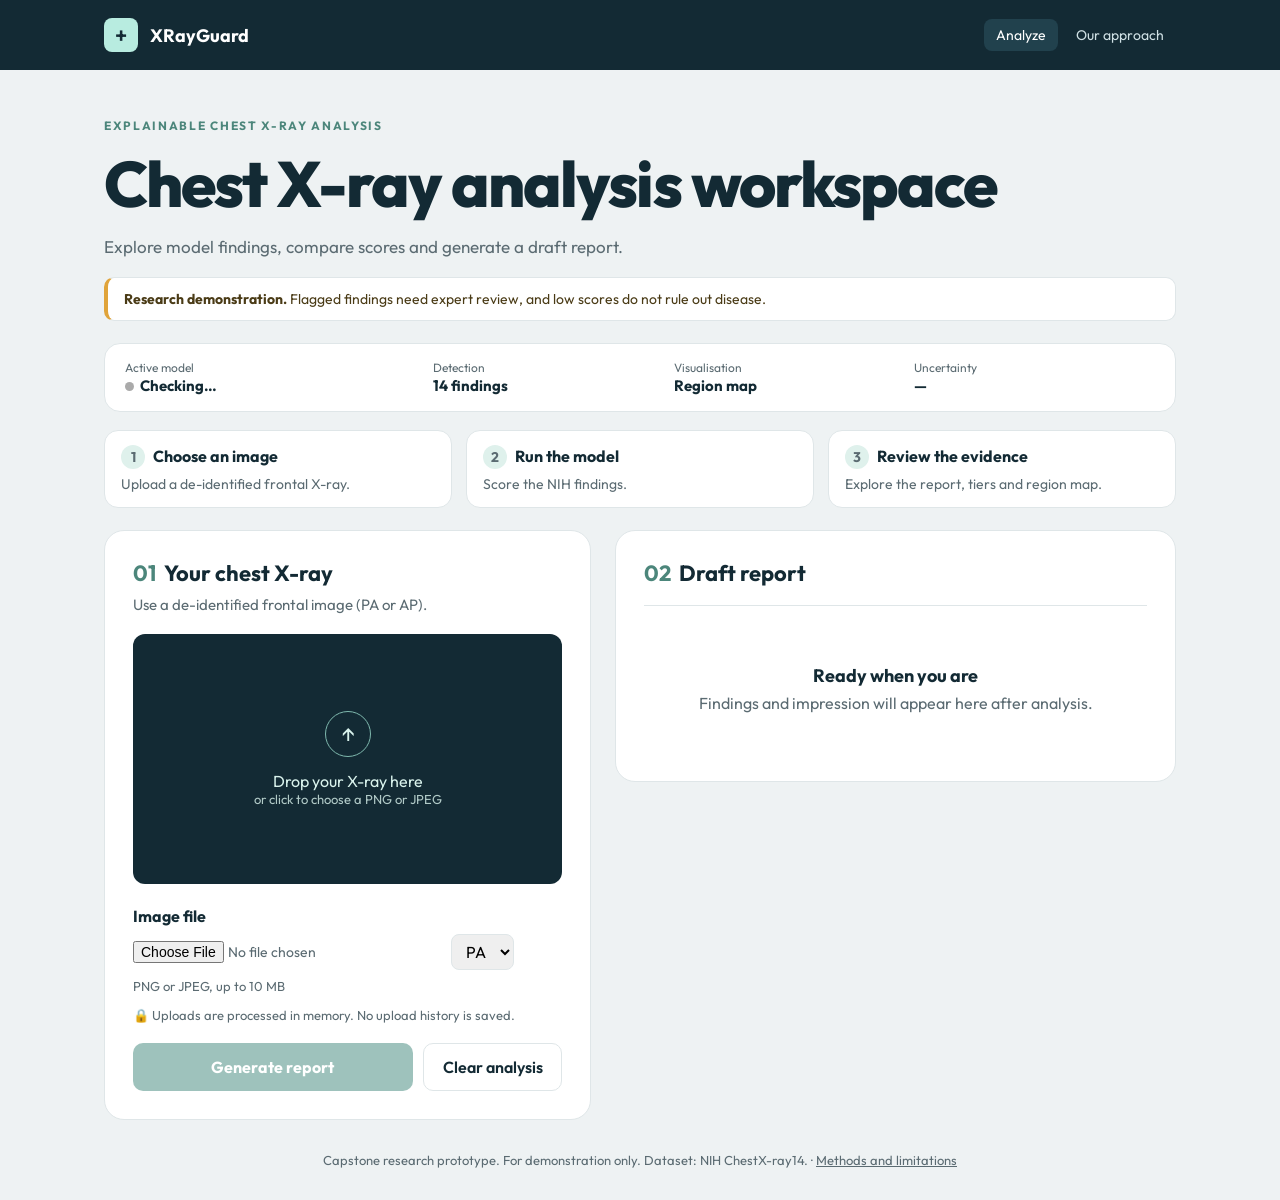
<file: render-app/static/index.html>
<!DOCTYPE html>
<html lang="en">
<head>
<meta charset="utf-8">
<meta name="viewport" content="width=device-width, initial-scale=1">
<title>XRayGuard – Chest X-ray report</title>
<link href="https://fonts.googleapis.com/css2?family=Outfit:wght@400;500;600;700;800&display=swap" rel="stylesheet">
<link href="https://fonts.googleapis.com/css2?family=Material+Symbols+Outlined:opsz,wght,FILL,GRAD@24,400,0,0" rel="stylesheet">
<style>
:root{--navy:#132a34;--teal:#5f9b90;--teal-d:#4c867b;--bg:#eef2f3;--line:#dfe6e8;--mut:#5b6b72;--hi:#c0392b;--near:#b26a00;--ok:#2e7d32}
*{box-sizing:border-box}
body{margin:0;font-family:Outfit,system-ui,sans-serif;background:var(--bg);color:var(--navy)}
.ms{font-family:'Material Symbols Outlined';font-weight:normal;font-style:normal;font-size:20px;line-height:1;vertical-align:-4px;margin-right:6px;color:var(--teal-d)}
header{background:var(--navy);color:#fff}
.bar{max-width:1120px;margin:0 auto;padding:18px 24px;display:flex;align-items:center;justify-content:space-between}
.brand{display:flex;align-items:center;gap:12px;font-weight:700;font-size:18px}
.logo{width:34px;height:34px;border-radius:8px;background:#b8ece0;color:var(--navy);display:grid;place-items:center;font-size:22px;font-weight:600}
.tag{font-size:14px;color:#dfe9ec}
main{max-width:1120px;margin:0 auto;padding:48px 24px 24px}
h1{font-size:clamp(40px,6vw,64px);font-weight:800;letter-spacing:-.03em;margin:0}
.sub{color:var(--mut);font-size:17px;margin:12px 0 32px}
.grid{display:grid;grid-template-columns:1fr 1.15fr;gap:24px;align-items:start}
@media(max-width:860px){.grid{grid-template-columns:1fr}}
.card{background:#fff;border:1px solid var(--line);border-radius:20px;padding:28px}
.card h2{margin:0;font-size:22px;font-weight:700}
.hint{color:var(--mut);margin:8px 0 20px;font-size:15px}
.drop{background:var(--navy);border-radius:12px;min-height:250px;display:flex;flex-direction:column;align-items:center;justify-content:center;color:#d9f2ec;text-align:center;cursor:pointer;overflow:hidden}
.drop.over{outline:3px dashed #8fd3c4}
.drop img{width:100%;max-height:420px;object-fit:contain;background:#000}
.circle{width:46px;height:46px;border:1.5px solid #7fb9ae;border-radius:50%;display:grid;place-items:center;font-size:22px;margin-bottom:14px}
label.l{display:block;font-weight:700;margin:22px 0 8px}
.row{display:flex;gap:12px;align-items:center;flex-wrap:wrap}
input[type=file]{font:inherit;font-size:14px;color:var(--mut)}
select{font:inherit;padding:6px 10px;border:1px solid var(--line);border-radius:8px}
.small{color:var(--mut);font-size:13px;margin-top:8px}
button.go{width:100%;margin-top:20px;padding:14px;border:0;border-radius:10px;background:var(--teal);color:#fff;font:inherit;font-weight:700;font-size:16px;cursor:pointer}
button.go:hover{background:var(--teal-d)}button.go:disabled{opacity:.6;cursor:not-allowed}
hr{border:0;border-top:1px solid var(--line);margin:18px 0}
.empty{color:var(--mut);font-size:16px}
.blk{border:1px solid var(--line);border-radius:12px;padding:16px 18px;margin-bottom:14px}
.blk h3{margin:0 0 8px;font-size:16px;font-weight:700;display:flex;align-items:center}
.txt{font-size:15px;line-height:1.6;color:#22363e}
.score{display:grid;grid-template-columns:150px 1fr 56px;gap:10px;align-items:center;font-size:14px;margin:7px 0}
.track{height:10px;background:#eef2f3;border-radius:5px;overflow:hidden}
.fill{height:100%;border-radius:5px}
.pct{text-align:right;font-variant-numeric:tabular-nums;font-weight:600}
.heatwrap{position:relative;border-radius:10px;overflow:hidden;background:#000}
.heatwrap img{width:100%;display:block}
.heatwrap canvas{position:absolute;inset:0;width:100%;height:100%}
.tier{margin:6px 0 12px}.tier b{display:block;font-size:13px;color:var(--mut);margin-bottom:6px;font-weight:600}
.chip{display:inline-block;font-size:13px;padding:4px 10px;border-radius:99px;margin:0 6px 6px 0}
.chip.hi{background:#fdecea;color:var(--hi)}.chip.near{background:#fff4e0;color:var(--near)}.chip.none{background:#edf7ee;color:var(--ok)}
.meta{display:flex;justify-content:space-between;color:var(--mut);font-size:13px;margin:4px 0 14px;flex-wrap:wrap;gap:6px}
.actions{display:flex;gap:10px;flex-wrap:wrap}
.act{display:inline-flex;align-items:center;border:1px solid var(--line);background:#fff;border-radius:10px;padding:9px 14px;font:inherit;font-size:14px;cursor:pointer;color:var(--navy)}
.act:hover{background:#f4f7f8}.act .ms{margin-right:6px}
.warn{display:flex;gap:10px;background:#fff7e6;border:1px solid #f3d9a4;color:#6f4500;border-radius:12px;padding:14px 16px;font-size:14px;line-height:1.5;margin-top:24px}
.warn .ms{color:#b26a00}
.err{background:#fdecea;color:#8e1c1c;border-radius:10px;padding:12px;font-size:14px;margin-top:14px;display:none}
.spin{display:inline-block;width:16px;height:16px;border:2px solid #fff;border-right-color:transparent;border-radius:50%;animation:s .8s linear infinite;vertical-align:-3px;margin-right:8px}
.spin.dark{border-color:var(--teal);border-right-color:transparent}
@keyframes s{to{transform:rotate(360deg)}}
nav.links{display:flex;gap:6px}nav.links a{color:#cfe0e4;text-decoration:none;font-size:14px;padding:7px 12px;border-radius:8px}
nav.links a.on,nav.links a:hover{background:#21414d;color:#fff}
.eyebrow{font-size:12px;letter-spacing:.14em;color:var(--teal-d);font-weight:700;margin-bottom:10px}
.disc{background:#fff;border:1px solid var(--line);border-left:4px solid #e0a43a;border-radius:10px;padding:12px 16px;font-size:14px;color:#4a3b16;margin:-12px 0 22px}
.status{display:grid;grid-template-columns:1.3fr repeat(3,1fr) auto;gap:14px;align-items:center;background:#fff;border:1px solid var(--line);border-radius:16px;padding:16px 20px;margin-bottom:18px}
@media(max-width:860px){.status{grid-template-columns:1fr 1fr}}
.status small{display:block;color:var(--mut);font-size:12px}.status b{font-size:15px}
.dot{display:inline-block;width:9px;height:9px;border-radius:50%;background:#aaa;margin-right:6px}.dot.ok{background:#2e9d5b}.dot.bad{background:#c0392b}
.status a{color:var(--teal-d);font-weight:600;font-size:14px;text-decoration:none}
.steps3{display:grid;grid-template-columns:repeat(3,1fr);gap:14px;margin-bottom:22px}
@media(max-width:860px){.steps3{grid-template-columns:1fr}}
.st{background:#fff;border:1px solid var(--line);border-radius:14px;padding:14px 16px}.st b{display:block;margin-bottom:4px}.st span{color:var(--mut);font-size:14px}
.num{display:inline-grid;place-items:center;width:24px;height:24px;border-radius:50%;background:#dff1ec;color:var(--teal-d);font-size:13px;font-weight:700;margin-right:8px}
.secno{color:var(--teal-d);font-weight:700;margin-right:8px}
.priv{font-size:13px;color:var(--mut);margin-top:6px}
.btns{display:grid;grid-template-columns:2fr 1fr;gap:10px;margin-top:20px}.btns .go{margin:0}
button.clear{border:1px solid var(--line);background:#fff;border-radius:10px;font:inherit;font-weight:600;cursor:pointer;color:var(--navy)}
.ready{text-align:center;padding:40px 10px;color:var(--mut)}.ready b{display:block;color:var(--navy);font-size:18px;margin-bottom:6px}
.view{display:none}.view.on{display:block}
.ev h2{font-size:26px;margin:0 0 6px}.ev .lead{color:var(--mut);margin:0 0 22px}
.kpis{display:grid;grid-template-columns:repeat(4,1fr);gap:14px;margin-bottom:20px}@media(max-width:860px){.kpis{grid-template-columns:1fr 1fr}}
.kp{background:#fff;border:1px solid var(--line);border-radius:14px;padding:16px}.kp small{color:var(--mut);font-size:13px}.kp b{display:block;font-size:28px;margin-top:4px}.kp i{font-style:normal;font-size:12px;color:var(--mut)}
.tbl{width:100%;border-collapse:collapse;font-size:14px;background:#fff}.tbl th{text-align:left;color:var(--mut);font-weight:600;border-bottom:1px solid var(--line);padding:9px}.tbl td{padding:9px;border-bottom:1px solid #f0f3f4}.tbl tr.us td{font-weight:700;background:#f2faf7}
.sect{background:#fff;border:1px solid var(--line);border-radius:16px;padding:22px;margin-bottom:18px}.sect h3{margin:0 0 4px;font-size:19px}.sect p.n{color:var(--mut);font-size:14px;margin:4px 0 14px}
.pipe{counter-reset:p;list-style:none;padding:0;margin:0}.pipe li{position:relative;padding:12px 0 12px 46px;border-bottom:1px solid #f0f3f4}.pipe li:before{counter-increment:p;content:counter(p);position:absolute;left:0;top:12px;width:30px;height:30px;border-radius:50%;background:#dff1ec;color:var(--teal-d);display:grid;place-items:center;font-weight:700}
.pipe b{display:block}.pipe span{color:var(--mut);font-size:14px}
.three{display:grid;grid-template-columns:repeat(3,1fr);gap:14px}@media(max-width:860px){.three{grid-template-columns:1fr}}
.tag2{font-size:11px;font-weight:700;padding:2px 8px;border-radius:99px;margin-left:6px}.t-ok{background:#e6f5ec;color:#1e7a43}.t-part{background:#fff4e0;color:#9a5a00}.t-no{background:#fdecea;color:#a12a20}
.cv{border:2px solid #cfe5df;background:#f7fbfa;border-radius:14px;padding:18px;margin-top:16px}
.cv h3{margin:0 0 4px;font-size:17px;display:flex;align-items:center}.cv p.n{color:var(--mut);font-size:13px;margin:0 0 12px}
.fv{display:grid;grid-template-columns:1fr auto;gap:8px;align-items:center;padding:6px 0;border-bottom:1px solid #e6efed;font-size:14px}
.seg{display:inline-flex;border:1px solid var(--line);border-radius:8px;overflow:hidden}.seg button{border:0;background:#fff;padding:5px 10px;font:inherit;font-size:13px;cursor:pointer}
.seg button.on.a{background:#2e7d32;color:#fff}.seg button.on.d{background:#c0392b;color:#fff}.seg button.on.u{background:#b26a00;color:#fff}
.cv label{display:block;font-weight:600;font-size:14px;margin:14px 0 6px}
.cv textarea,.cv input[type=text]{width:100%;font:inherit;font-size:14px;border:1px solid var(--line);border-radius:8px;padding:8px 10px}
.cv textarea{min-height:90px}.two{display:grid;grid-template-columns:1fr 1fr;gap:10px}
.ovr{display:flex;gap:8px;flex-wrap:wrap}.ovr label{font-weight:500;margin:0;border:1px solid var(--line);border-radius:8px;padding:6px 10px;background:#fff;cursor:pointer}
.ovr input{margin-right:6px}
.sign{display:flex;gap:8px;align-items:flex-start;font-size:13px;margin:14px 0 4px}
.signed{background:#e6f5ec;border:1px solid #bfe3cc;color:#1e6b3a;border-radius:10px;padding:12px 14px;font-size:14px;margin-top:12px}
.stat{display:grid;grid-template-columns:repeat(4,1fr);gap:12px;margin-bottom:14px}@media(max-width:860px){.stat{grid-template-columns:1fr 1fr}}
.take{background:#f2faf7;border:1px solid #cfe5df;border-left:5px solid var(--teal);border-radius:12px;padding:14px 16px;margin-bottom:14px}
.take h3{margin:0 0 6px;font-size:16px;display:flex;align-items:center}.take ul{margin:4px 0 0;padding-left:18px;font-size:14px;line-height:1.6}
.take.amber{background:#fffaf0;border-color:#f3dfb4;border-left-color:#d9822b}
.sumrow{display:grid;grid-template-columns:170px 1fr;gap:16px;align-items:center}@media(max-width:600px){.sumrow{grid-template-columns:1fr}}
.svgc svg{width:100%;height:auto;display:block}.svgc text{font-family:Outfit,system-ui,sans-serif}
.cap{font-size:13px;color:var(--mut);margin:6px 0 0}
.charts2{display:grid;grid-template-columns:1fr 1fr;gap:18px}@media(max-width:860px){.charts2{grid-template-columns:1fr}}
.legend2{display:flex;gap:14px;flex-wrap:wrap;font-size:12px;color:var(--mut);margin:4px 0 6px}.legend2 i{display:inline-block;width:10px;height:10px;border-radius:2px;margin-right:5px;vertical-align:-1px}
.th{font-size:15px;margin:20px 0 8px;color:var(--ink,#132a34)}.tbl.mt{font-size:14px}.tbl.mt td,.tbl.mt th{padding:7px 6px}.tbl.mt th{white-space:normal;vertical-align:bottom;line-height:1.25}.tbl.mt td,.tbl.mt th{white-space:nowrap}.tbl.mt td:not(:first-child),.tbl.mt th:not(:first-child){text-align:right}.tbl.t1 td:nth-child(2),.tbl.t1 th:nth-child(2){text-align:left}.tbl.t1 td:first-child{color:var(--mut);width:36px}
footer{text-align:center;color:var(--mut);font-size:13px;padding:8px 24px 32px}
</style>
</head>
<body>
<header><div class="bar"><div class="brand"><div class="logo">+</div>XRayGuard</div><nav class="links"><a href="#analyze" id="nA" class="on">Analyze</a><a href="#approach" id="nP">Our approach</a></nav></div></header>
<main>
<div class="view on" id="vA">
  <div class="eyebrow">EXPLAINABLE CHEST X-RAY ANALYSIS</div>
  <h1>Chest X-ray analysis workspace</h1>
  <p class="sub">Explore model findings, compare scores and generate a draft report.</p>
  <div class="disc"><b>Research demonstration.</b> Flagged findings need expert review, and low scores do not rule out disease.</div>
  <div class="status">
    <div><small>Active model</small><b><span class="dot" id="sDot"></span><span id="sTxt">Checking…</span></b></div>
    <div><small>Detection</small><b>14 findings</b></div>
    <div><small>Visualisation</small><b>Region map</b></div>
    <div><small>Uncertainty</small><b id="sUnc">—</b></div>
  </div>
  <div class="steps3">
    <div class="st"><b><span class="num">1</span>Choose an image</b><span>Upload a de-identified frontal X-ray.</span></div>
    <div class="st"><b><span class="num">2</span>Run the model</b><span>Score the NIH findings.</span></div>
    <div class="st"><b><span class="num">3</span>Review the evidence</b><span>Explore the report, tiers and region map.</span></div>
  </div>
  <div class="grid">
    <section class="card">
      <h2><span class="secno">01</span>Your chest X-ray</h2>
      <p class="hint">Use a de-identified frontal image (PA or AP).</p>
      <div class="drop" id="drop"><div class="circle">↑</div>Drop your X-ray here<br><span style="font-size:13px;opacity:.8">or click to choose a PNG or JPEG</span></div>
      <label class="l" for="file">Image file</label>
      <div class="row"><input type="file" id="file" accept="image/png,image/jpeg">
        <select id="view" aria-label="View position"><option>PA</option><option>AP</option></select></div>
      <p class="small">PNG or JPEG, up to 10 MB</p>
      <p class="priv">🔒 Uploads are processed in memory. No upload history is saved.</p>
      <div class="btns"><button class="go" id="go" disabled>Generate report</button><button class="clear" id="clr">Clear analysis</button></div>
      <div class="err" id="err"></div>
    </section>
    <section class="card">
      <h2><span class="secno">02</span>Draft report</h2>
      <hr>
      <div id="out"><div class="ready"><b>Ready when you are</b>Findings and impression will appear here after analysis.</div></div>
    </section>
  </div>
</div>

<div class="view ev" id="vP">
  <div class="eyebrow">PROJECT CONTRIBUTION</div>
  <h2>Reports that can be traced to model evidence</h2>
  <p class="lead">XRayGuard is an auditable workflow: the image model supplies evidence, templates turn it into sentences, and rules check the wording. The individual methods are established; the contribution is integrating them so every sentence can be traced and checked.</p>
  <div class="sect"><h3>The analysis pipeline</h3><ol class="pipe">
    <li><b>Image classification</b><span>DenseNet-121 (ImageNet-pretrained) scores 14 NIH findings, fine-tuned on a patient-separated NIH subset.</span></li>
    <li><b>Validation-derived thresholds</b><span>Per-finding temperature scaling and two thresholds decide whether a finding is stated, hedged or omitted. Precision is targeted on validation, not guaranteed on test.</span></li>
    <li><b>Prediction variability</b><span>30 MC-dropout samples on the classifier head; unstable predictions are downgraded from "present" to "possible".</span></li>
    <li><b>Visual evidence</b><span>Class activation maps give approximate side and zone. No segmentation and no size or severity measurement.</span></li>
    <li><b>Structured reporting</b><span>Deterministic templates or a constrained writer that sees only the evidence table; no confident negatives for sub-threshold findings.</span></li>
    <li><b>Consistency verification</b><span>A rule checker flags unsupported or overconfident statements, contradictions, laterality mismatches, sizes, prior-study references and devices, then corrects the draft.</span></li></ol></div>
  <div class="sect"><h3>Our model's results</h3>
    <p class="n">DenseNet-121 trained on a 10,000-image NIH ChestX-ray14 subset and tested on 1,000 held-out images from 1,000 patients. Mean test AUROC <b>0.819</b> (95% CI 0.798–0.836). Findings are sorted by AUROC; accuracy, MSE, precision, recall and F1 use reporting thresholds chosen on the validation set.</p>
    <div style="overflow-x:auto"><table class="tbl mt"><tr><th>Finding</th><th>AUROC</th><th>Accuracy</th><th>MSE</th><th>Precision</th><th>Recall</th><th>F1</th></tr><tr><td>Effusion</td><td>0.930</td><td>89.8%</td><td>0.102</td><td>38.7%</td><td>78.6%</td><td>0.519</td></tr><tr><td>Cardiomegaly</td><td>0.895</td><td>95.7%</td><td>0.043</td><td>44.1%</td><td>38.5%</td><td>0.411</td></tr><tr><td>Pneumonia</td><td>0.894</td><td>95.9%</td><td>0.041</td><td>11.4%</td><td>28.6%</td><td>0.163</td></tr><tr><td>Edema</td><td>0.880</td><td>97.0%</td><td>0.030</td><td>4.5%</td><td>10.0%</td><td>0.063</td></tr><tr><td>Hernia</td><td>0.869</td><td>99.6%</td><td>0.004</td><td>0.0%</td><td>0.0%</td><td>0.000</td></tr><tr><td>Pneumothorax</td><td>0.856</td><td>94.6%</td><td>0.054</td><td>29.2%</td><td>41.2%</td><td>0.341</td></tr><tr><td>Emphysema</td><td>0.855</td><td>94.9%</td><td>0.051</td><td>17.6%</td><td>50.0%</td><td>0.261</td></tr><tr><td>Mass</td><td>0.825</td><td>87.1%</td><td>0.129</td><td>13.0%</td><td>53.1%</td><td>0.209</td></tr><tr><td>Atelectasis</td><td>0.817</td><td>81.5%</td><td>0.185</td><td>22.8%</td><td>55.0%</td><td>0.322</td></tr><tr><td>Consolidation</td><td>0.798</td><td>93.2%</td><td>0.068</td><td>5.9%</td><td>13.0%</td><td>0.081</td></tr><tr><td>Fibrosis</td><td>0.785</td><td>95.0%</td><td>0.050</td><td>14.3%</td><td>30.0%</td><td>0.194</td></tr><tr><td>Pleural Thickening</td><td>0.771</td><td>90.1%</td><td>0.099</td><td>9.1%</td><td>29.6%</td><td>0.139</td></tr><tr><td>Nodule</td><td>0.705</td><td>86.9%</td><td>0.131</td><td>13.3%</td><td>31.2%</td><td>0.186</td></tr><tr><td>Infiltration</td><td>0.586</td><td>40.9%</td><td>0.591</td><td>8.9%</td><td>66.3%</td><td>0.157</td></tr><tr class="us"><td>Overall (mean)</td><td>0.819</td><td>88.7%</td><td>0.113</td><td>16.6%</td><td>37.5%</td><td>0.218</td></tr></table></div>
    <p class="cap">MSE is the mean squared error of the thresholded (0/1) predictions, (FP + FN) / 1,000 per finding — lower is better. Hernia has only 1 positive test case, so its scores are not reliable.</p>
  </div>
  <div class="sect"><h3>Position within related work</h3><p class="n">Design-choice comparison, not a benchmark.</p>
    <table class="tbl"><tr><th>Work</th><th>Approach</th><th>Traceable to evidence</th><th>Rule verification</th></tr>
    <tr><td>R2Gen (EMNLP 2020)</td><td>Memory-driven Transformer generator</td><td>No</td><td>No</td></tr>
    <tr><td>Region-guided generation (CVPR 2023)</td><td>One sentence per detected region</td><td>Partly</td><td>No</td></tr>
    <tr><td>CXR-Agent (2024 preprint)</td><td>VLM probes with uncertainty-aware reporting</td><td>Partly</td><td>No</td></tr>
    <tr class="us"><td>XRayGuard (ours)</td><td>Calibrated evidence → template/LLM → verifier</td><td>Yes</td><td>Yes</td></tr></table></div>
  <div class="sect"><h3>Three forms of evidence</h3><div class="three">
    <div class="st"><b>Wording consistency <span class="tag2 t-ok">Addressed</span></b><span>Verifier + error-injection stress test.</span></div>
    <div class="st"><b>Label-based performance <span class="tag2 t-part">Measured</span></b><span>AUROC, precision, recall and report-label metrics on held-out patients.</span></div>
    <div class="st"><b>Clinical correctness <span class="tag2 t-part">In progress</span></b><span>Radiologist sign-off workflow built into the Analyze page.</span></div></div></div>
  <div class="sect"><h3>Scope and responsible interpretation</h3><ul class="log">
    <li>Expects frontal PNG/JPEG chest X-rays.</li><li>NIH labels are mined from reports and contain noise.</li><li>Rare findings have few test examples.</li>
    <li>Localisation, external-hospital and LLM-comparison experiments are incomplete.</li><li>On this demo page, image scores come from an AI vision model following the XRayGuard pipeline, not from the trained DenseNet.</li>
    <li>Outputs are research drafts that need validation before any clinical use.</li></ul></div>
  <div class="sect"><h3>Method references</h3><ul class="log">
    <li>Wang et al., ChestX-ray8, CVPR 2017</li><li>Huang et al., Densely Connected Convolutional Networks, CVPR 2017</li>
    <li>Guo et al., On Calibration of Modern Neural Networks, ICML 2017</li><li>Gal &amp; Ghahramani, Dropout as a Bayesian Approximation, ICML 2016</li></ul></div>
</div>
</main>
<footer>Capstone research prototype. For demonstration only. Dataset: NIH ChestX-ray14. · <a href="#approach" style="color:inherit">Methods and limitations</a></footer>
<script>
const FINDINGS = ["Atelectasis", "Cardiomegaly", "Effusion", "Infiltration", "Mass", "Nodule", "Pneumonia", "Pneumothorax", "Consolidation", "Edema", "Emphysema", "Fibrosis", "Pleural Thickening", "Hernia"];
const THRESH = 0.50, NEAR = 0.30;
const STANDALONE = !(window.claude && typeof window.claude.use === 'function');
function toB64(b) { return new Promise((ok, no) => { const r = new FileReader(); r.onload = () => ok(String(r.result).split(',')[1]); r.onerror = no; r.readAsDataURL(b); }); }
function makeSample() {
  const call = async (prompt, opts = {}) => {
    const images = [];
    for (const b of opts.images || []) images.push(await toB64(b));
    const res = await fetch('/api/score', { method: 'POST', headers: { 'Content-Type': 'application/json' }, body: JSON.stringify({ images, findings: FINDINGS }) });
    if (!res.ok) { const j = await res.json().catch(() => ({})); throw { code: res.status === 429 ? 'rate_limited' : 'server', message: j.detail || ('Server error ' + res.status) }; }
    return res.json();
  };
  const f = async (p, o) => (await call(p, o)).text;
  f.json = async (p, o) => { const { text } = await call(p, o); const m = text.match(/\{[\s\S]*\}/); return JSON.parse(m ? m[0] : text); };
  return f;
}
function makeDownloads() {
  return { save: async ({ filename, data }) => { const a = document.createElement('a'); a.href = URL.createObjectURL(new Blob([data], { type: 'text/plain' })); a.download = filename; document.body.appendChild(a); a.click(); a.remove(); } };
}

const $ = id => document.getElementById(id);
const esc = s => String(s ?? '').replace(/[&<>"]/g, c => ({'&':'&amp;','<':'&lt;','>':'&gt;','"':'&quot;'}[c]));
let blob = null, imgURL = null, sample = null, downloads = null, last = null;
(async () => {
  sample = STANDALONE ? makeSample() : await claude.use('sample').catch(() => null);
  if (!sample) showErr('AI analysis is not available.');
  if (blob) $('go').disabled = !sample;
})();
(async () => { downloads = STANDALONE ? makeDownloads() : await claude.use('downloads').catch(() => null); })();

async function pick(f) {
  $('err').style.display = 'none';
  if (!f) return;
  if (!/^image\/(png|jpeg)$/.test(f.type)) return showErr('Please choose a PNG or JPEG image.');
  if (f.size > 10 * 1024 * 1024) return showErr('Image is larger than 10 MB.');
  const img = await createImageBitmap(f); const s = Math.min(1, 1024 / Math.max(img.width, img.height));
  const c = document.createElement('canvas'); c.width = img.width * s; c.height = img.height * s;
  c.getContext('2d').drawImage(img, 0, 0, c.width, c.height);
  blob = await new Promise(r => c.toBlob(r, 'image/jpeg', 0.92));
  imgURL = URL.createObjectURL(blob);
  $('drop').innerHTML = `<img src="${imgURL}" alt="Uploaded chest X-ray">`;
  $('go').disabled = !sample;
}
function showErr(m) { $('err').textContent = m; $('err').style.display = 'block'; }
$('file').onchange = e => pick(e.target.files[0]);
$('drop').onclick = () => $('file').click();
$('drop').ondragover = e => { e.preventDefault(); $('drop').classList.add('over'); };
$('drop').ondragleave = () => $('drop').classList.remove('over');
$('drop').ondrop = e => { e.preventDefault(); $('drop').classList.remove('over'); pick(e.dataTransfer.files[0]); };

$('go').onclick = async () => {
  if (!blob || !sample) return;
  $('go').disabled = true; $('go').innerHTML = '<span class="spin"></span>Generating…'; $('err').style.display = 'none';
  $('out').innerHTML = '<p class="empty"><span class="spin dark"></span>Analysing the image…</p>';
  const t0 = performance.now();
  try {
    const ev = await sample.json(
`You are scoring a chest radiograph for a research prototype. Look at the attached image and output ONLY JSON.
First decide if it is a frontal chest radiograph. Then give a score from 0 to 1 for how strongly each finding is visible: ${FINDINGS.join(', ')}.
Be conservative: most findings are absent on most films, so most scores should be low. For any finding scored 0.3 or higher, give the region where it is visible as a box in image coordinates (fractions 0-1 of width and height: x, y, w, h).
JSON shape: {"is_chest_xray":bool,"scores":[{"name":string,"score":number,"box":{"x":number,"y":number,"w":number,"h":number}|null}]}`,
      { images: [blob], modelTier: 'complex' });
    if (!ev.is_chest_xray) { $('out').innerHTML = '<p class="empty">This does not look like a frontal chest X-ray. Please upload a chest radiograph.</p>'; return; }
    const sc = FINDINGS.map(n => { const f = (ev.scores || []).find(x => x.name.toLowerCase() === n.toLowerCase()) || {};
      return { name: n, score: Math.max(0, Math.min(1, +f.score || 0)), box: f.box || null }; }).sort((a, b) => b.score - a.score);
    render(sc, performance.now() - t0);
  } catch (e) {
    $('out').innerHTML = '<p class="empty">Upload an X-ray and click <b>Generate report</b>.</p>';
    showErr(e.code === 'rate_limited' ? 'Too many requests — wait a minute and try again.' : e.code === 'not_granted' ? 'Permission to analyse the image was not granted.' : 'Something went wrong: ' + (e.message || e));
  } finally { $('go').disabled = false; $('go').textContent = 'Generate report'; }
};

const pct = v => (v * 100).toFixed(1) + '%';
const C = { hi: '#c0392b', near: '#d9822b', low: '#5f9b90', grey: '#9aa5b1', blue: '#2b5c8a', green: '#2e7d32', ink: '#132a34', mut: '#5b6b72', grid: '#e6ecee' };
function hbars(rows, o = {}) {
  const max = o.max || 1, W = 640, L = o.label || 170, R = 56, rh = 26, top = 18, H = top + rows.length * rh + 22, x = v => L + (W - L - R) * Math.min(v, max) / max;
  let g = `<svg viewBox="0 0 ${W} ${H}" role="img" aria-label="${esc(o.title || 'bar chart')}">`;
  for (const t of (o.ticks || [0, .25, .5, .75, 1].map(v => v * max))) g += `<line x1="${x(t)}" x2="${x(t)}" y1="${top - 6}" y2="${H - 20}" stroke="${C.grid}"/><text x="${x(t)}" y="${H - 6}" font-size="11" fill="${C.mut}" text-anchor="middle">${o.tickFmt ? o.tickFmt(t) : t}</text>`;
  rows.forEach((r, i) => { const y = top + i * rh;
    g += `<text x="${L - 8}" y="${y + 16}" font-size="13" fill="${C.ink}" text-anchor="end"${r.bold ? ' font-weight="700"' : ''}>${esc(r.label)}</text>
      <rect x="${L}" y="${y + 4}" width="${Math.max(2, x(r.value) - L)}" height="16" rx="4" fill="${r.color || C.blue}"/>
      <text x="${x(r.value) + 6}" y="${y + 16}" font-size="12" font-weight="600" fill="${C.ink}">${o.fmt ? o.fmt(r.value) : r.value}</text>`; });
  for (const l of o.lines || []) g += `<line x1="${x(l.v)}" x2="${x(l.v)}" y1="${top - 10}" y2="${H - 20}" stroke="${l.color || C.ink}" stroke-dasharray="5 4" stroke-width="1.5"/><text x="${x(l.v) + 4}" y="${top - 2}" font-size="11" fill="${l.color || C.ink}">${esc(l.label)}</text>`;
  return g + '</svg>';
}
function vgroups(groups, series, o = {}) {
  const max = o.max || 1, W = 640, H = 270, L = 44, B = 52, T = 20, gw = (W - L - 10) / groups.length, bw = Math.min(34, (gw - 18) / series.length), y = v => T + (H - T - B) * (1 - Math.min(v, max) / max);
  let g = `<svg viewBox="0 0 ${W} ${H}" role="img" aria-label="${esc(o.title || 'chart')}">`;
  for (let t = 0; t <= 4; t++) { const v = max * t / 4; g += `<line x1="${L}" x2="${W - 6}" y1="${y(v)}" y2="${y(v)}" stroke="${C.grid}"/><text x="${L - 6}" y="${y(v) + 4}" font-size="11" fill="${C.mut}" text-anchor="end">${o.tickFmt ? o.tickFmt(v) : v}</text>`; }
  groups.forEach((gr, i) => { const x0 = L + i * gw + (gw - bw * series.length) / 2;
    series.forEach((s, j) => { const v = s.values[i], x = x0 + j * bw;
      g += `<rect x="${x + 2}" y="${y(v)}" width="${bw - 4}" height="${Math.max(1, H - B - y(v))}" rx="3" fill="${s.color}"/><text x="${x + bw / 2}" y="${y(v) - 5}" font-size="11" font-weight="600" fill="${C.ink}" text-anchor="middle">${o.fmt ? o.fmt(v) : v}</text>`; });
    gr.split('\n').forEach((ln, k) => g += `<text x="${L + i * gw + gw / 2}" y="${H - B + 18 + k * 14}" font-size="12" fill="${C.ink}" text-anchor="middle">${esc(ln)}</text>`); });
  for (const l of o.lines || []) g += `<line x1="${L}" x2="${W - 6}" y1="${y(l.v)}" y2="${y(l.v)}" stroke="${l.color || C.ink}" stroke-dasharray="5 4" stroke-width="1.5"/><text x="${W - 8}" y="${y(l.v) - 5}" font-size="11" fill="${l.color || C.ink}" text-anchor="end">${esc(l.label)}</text>`;
  return g + '</svg>';
}
function donut(parts, center, sub) {
  const tot = parts.reduce((a, p) => a + p.value, 0) || 1, r = 52, cx = 70, cy = 70, sw = 20, circ = 2 * Math.PI * r;
  let off = 0, g = `<svg viewBox="0 0 140 140" role="img" aria-label="${esc(center + ' ' + (sub || ''))}"><circle cx="${cx}" cy="${cy}" r="${r}" fill="none" stroke="${C.grid}" stroke-width="${sw}"/>`;
  for (const p of parts) { const len = circ * p.value / tot; if (len > 0) g += `<circle cx="${cx}" cy="${cy}" r="${r}" fill="none" stroke="${p.color}" stroke-width="${sw}" stroke-dasharray="${len} ${circ - len}" stroke-dashoffset="${-off}" transform="rotate(-90 ${cx} ${cy})"/>`; off += len; }
  return g + `<text x="${cx}" y="${cy + 2}" font-size="24" font-weight="800" fill="${C.ink}" text-anchor="middle">${esc(center)}</text><text x="${cx}" y="${cy + 20}" font-size="10" fill="${C.mut}" text-anchor="middle">${esc(sub || '')}</text></svg>`;
}
const legend = items => `<div class="legend2">${items.map(([c, t]) => `<span><i style="background:${c}"></i>${esc(t)}</span>`).join('')}</div>`;


function radar(sc) {
  const n = sc.length, cx = 230, cy = 205, R = 150, pt = (i, v) => { const a = -Math.PI / 2 + 2 * Math.PI * i / n; return [cx + R * v * Math.cos(a), cy + R * v * Math.sin(a)]; };
  let g = `<svg viewBox="-40 0 540 420" style="max-width:520px;margin:auto" role="img" aria-label="Radar chart of 14 finding scores">`;
  for (const r of [.25, .5, .75, 1]) g += `<polygon points="${sc.map((_, i) => pt(i, r).join(',')).join(' ')}" fill="none" stroke="${r === THRESH ? C.hi : C.grid}" ${r === THRESH ? 'stroke-dasharray="5 4"' : ''}/>`;
  sc.forEach((s, i) => { const [x, y] = pt(i, 1), [lx, ly] = pt(i, 1.13); g += `<line x1="${cx}" y1="${cy}" x2="${x}" y2="${y}" stroke="${C.grid}"/><text x="${lx}" y="${ly + 4}" font-size="13" fill="${C.ink}" text-anchor="${lx < cx - 5 ? 'end' : lx > cx + 5 ? 'start' : 'middle'}">${esc(s.name)}</text>`; });
  g += `<polygon points="${sc.map((s, i) => pt(i, Math.max(s.score, .02)).join(',')).join(' ')}" fill="rgba(43,92,138,.22)" stroke="${C.blue}" stroke-width="2"/>`;
  sc.forEach((s, i) => { const [x, y] = pt(i, Math.max(s.score, .02)); g += `<circle cx="${x}" cy="${y}" r="${s.score >= THRESH ? 5 : 3}" fill="${s.score >= THRESH ? C.hi : s.score >= NEAR ? C.near : C.blue}"/>`; });
  return g + `<text x="${cx + 4}" y="${cy - R * THRESH - 4}" font-size="10" fill="${C.hi}">50%</text></svg>`;
}
function zoneMap(sc) {
  const z = {}; for (const side of ['R', 'L']) for (const lvl of ['Upper', 'Middle', 'Lower']) z[side + lvl] = [];
  for (const s of sc.filter(s => s.box && s.score >= NEAR)) {
    const cx = s.box.x + s.box.w / 2, cy = s.box.y + s.box.h / 2;
    z[(cx < .5 ? 'R' : 'L') + (cy < 1 / 3 ? 'Upper' : cy < 2 / 3 ? 'Middle' : 'Lower')].push(s);
  }
  const cell = (k, x, y) => { const f = z[k], m = f.length ? Math.max(...f.map(s => s.score)) : 0, col = m >= THRESH ? C.hi : m >= NEAR ? C.near : '#eef4f3';
    return `<rect x="${x}" y="${y}" width="150" height="70" rx="10" fill="${col}" fill-opacity="${f.length ? .85 : 1}" stroke="#fff" stroke-width="3"/>
      <text x="${x + 75}" y="${y + 28}" font-size="12" font-weight="700" fill="${f.length ? '#fff' : C.mut}" text-anchor="middle">${k.slice(1)} zone</text>
      <text x="${x + 75}" y="${y + 48}" font-size="11" fill="${f.length ? '#fff' : C.mut}" text-anchor="middle">${f.length ? esc(f.map(s => s.name).join(', ')).slice(0, 26) : 'nothing flagged'}</text>`; };
  let g = `<svg viewBox="0 0 340 280" style="max-width:420px;margin:auto" role="img" aria-label="Flagged findings by lung zone"><text x="85" y="18" font-size="12" font-weight="700" fill="${C.ink}" text-anchor="middle">Patient's RIGHT</text><text x="255" y="18" font-size="12" font-weight="700" fill="${C.ink}" text-anchor="middle">Patient's LEFT</text>`;
  ['Upper', 'Middle', 'Lower'].forEach((l, i) => { g += cell('R' + l, 10, 30 + i * 80) + cell('L' + l, 180, 30 + i * 80); });
  const used = Object.entries(z).filter(([, v]) => v.length).map(([k, v]) => `${k[0] === 'R' ? 'right' : 'left'} ${k.slice(1).toLowerCase()} zone (${v.map(s => s.name).join(', ')})`);
  return { svg: g + '</svg>', text: used.length ? `Flagged findings appear in the ${used.join('; ')}.` : 'No region was marked for the flagged findings.' };
}

function takeaways(sc, t) {
  const top = sc[0], low = sc.filter(s => s.score < NEAR).length, out = [];
  if (t.hi.length) out.push(`<b>${t.hi.length} finding${t.hi.length > 1 ? 's' : ''} stand${t.hi.length > 1 ? '' : 's'} out:</b> ${t.hi.map(s => esc(s.name)).join(', ')} scored above the ${THRESH * 100}% display threshold.`);
  else out.push('<b>No finding crossed the display threshold</b> — the model did not flag anything strongly on this image.');
  if (t.near.length) out.push(`<b>${t.near.length} borderline:</b> ${t.near.map(s => esc(s.name)).join(', ')} — worth a closer look, but weak evidence.`);
  out.push(`<b>${low} of ${sc.length}</b> findings scored low (under ${NEAR * 100}%).`);
  out.push(`Highest score: <b>${esc(top.name)} at ${pct(top.score)}</b>. Scores show how strongly a pattern is visible, not the chance of disease.`);
  return out;
}

function texts(sc) {
  const hi = sc.filter(s => s.score >= THRESH), near = sc.filter(s => s.score >= NEAR && s.score < THRESH);
  let f = [];
  if (hi.length) f.push('Scores at or above display thresholds: ' + hi.map(s => `${s.name} (${pct(s.score)})`).join(', ') + '.');
  if (near.length) f.push('Scores near display thresholds: ' + near.map(s => `${s.name} (${pct(s.score)})`).join(', ') + '.');
  if (!f.length) f.push('No finding scored near or above its display threshold.');
  f.push('Scores are not calibrated probabilities and are not a diagnosis.');
  const imp = [...hi.map(s => `Score for ${s.name} is above its display threshold (${pct(s.score)}).`),
               ...near.map(s => `Score for ${s.name} is near its display threshold (${pct(s.score)}).`)];
  if (!imp.length) imp.push('No acute finding scored above display thresholds.');
  return { findings: f.join(' '), impression: imp.map((s, i) => `${i + 1}. ${s}`).join(' ') + ' These scores require clinician review.', hi, near };
}

function render(sc, ms) {
  const t = texts(sc); last = { ...t, sc };
  const color = v => v >= THRESH ? 'var(--hi)' : v >= NEAR ? 'var(--near)' : 'var(--teal)';
  const tk = takeaways(sc, t), lowN = sc.filter(s => s.score < NEAR).length, zm = zoneMap(sc);
  $('out').innerHTML = `
    <div class="take${t.hi.length ? ' amber' : ''}"><h3><span class="ms">lightbulb</span>Key takeaways</h3>
      <div class="sumrow"><div class="svgc">${donut([{ value: t.hi.length, color: C.hi }, { value: t.near.length, color: C.near }, { value: lowN, color: C.low }], String(t.hi.length), 'flagged of ' + sc.length)}</div>
      <ul>${tk.map(x => '<li>' + x + '</li>').join('')}</ul></div></div>
    <div class="blk"><h3><span class="ms">clinical_notes</span>Findings</h3><div class="txt">${esc(t.findings)}</div></div>
    <div class="blk"><h3><span class="ms">diagnosis</span>Impression</h3><div class="txt">${esc(t.impression)}</div></div>
    <div class="blk"><h3><span class="ms">monitoring</span>Model Scores — all 14 findings</h3>
      ${legend([[C.hi, 'Above threshold (≥' + THRESH * 100 + '%)'], [C.near, 'Borderline (' + NEAR * 100 + '–' + THRESH * 100 + '%)'], [C.low, 'Low (<' + NEAR * 100 + '%)']])}
      <div class="svgc">${hbars(sc.map(s => ({ label: s.name, value: s.score, color: s.score >= THRESH ? C.hi : s.score >= NEAR ? C.near : C.low })),
        { title: 'Finding scores', fmt: pct, tickFmt: v => Math.round(v * 100) + '%', lines: [{ v: NEAR, label: 'borderline', color: C.near }, { v: THRESH, label: 'threshold', color: C.hi }] })}</div>
      <p class="cap">Each bar is one finding. Bars that cross the red dashed line are flagged; bars between the two lines are borderline.</p>
    </div>
    <div class="blk"><h3><span class="ms">insights</span>Visual summary</h3>
      <div class="charts2" style="grid-template-columns:1fr">
        <div><b style="font-size:14px">Finding profile</b><div class="svgc">${radar(sc.slice().sort((a, b) => FINDINGS.indexOf(a.name) - FINDINGS.indexOf(b.name)))}</div>
          <p class="cap">The blue shape reaches outward for higher scores. Points past the red dashed ring (50%) are flagged.</p></div>
        <div><b style="font-size:14px">Where in the lungs</b><div class="svgc">${zm.svg}</div>
          <p class="cap">${esc(zm.text)} Red = above threshold, orange = borderline.</p></div>
      </div></div>
    <div class="blk"><h3><span class="ms">thermostat</span>Region of Interest Map</h3>
      <div class="heatwrap"><img id="hImg" src="${imgURL}" alt="X-ray with highlighted regions"><canvas id="hCan"></canvas></div>
      <p class="small">AI-estimated regions for findings scored ≥ ${NEAR * 100}%. Not a Grad-CAM from a trained network.</p></div>
    <div class="blk"><h3><span class="ms">category</span>Finding Tiers</h3>
      <div class="tier"><b>At / above display threshold</b>${t.hi.length ? t.hi.map(s => `<span class="chip hi">${esc(s.name)} (score: ${pct(s.score)})</span>`).join('') : '<span class="chip none">None</span>'}</div>
      <div class="tier"><b>Near display threshold</b>${t.near.length ? t.near.map(s => `<span class="chip near">${esc(s.name)} (score: ${pct(s.score)})</span>`).join('') : '<span class="chip none">None</span>'}</div>
    </div>
    <div class="meta"><span>Inference time: ${ms.toFixed(1)} ms</span><span>Scored by AI vision model · XRayGuard pipeline</span></div>
    <div class="actions">
      <button class="act" id="cp"><span class="ms">content_copy</span>Copy</button>
      ${downloads ? '<button class="act" id="dl"><span class="ms">download</span>Download report</button><button class="act" id="ex"><span class="ms">data_object</span>Export evidence</button>' : ''}
      <button class="act" id="nw"><span class="ms">refresh</span>New scan</button>
    </div>
    <div id="cvBox"></div>`;
  renderCV(sc);
  $('hImg').onload = () => drawHeat(sc); if ($('hImg').complete) drawHeat(sc);
  $('cp').onclick = async () => { try { await navigator.clipboard.writeText(reportText()); $('cp').lastChild.textContent = 'Copied ✓'; setTimeout(() => $('cp').lastChild.textContent = 'Copy', 1500); } catch {} };
  if ($('ex')) $('ex').onclick = async () => { try { await downloads.save({ filename: 'xrayguard_evidence.json', data: JSON.stringify({ review: last.review || null, view: $('view').value, thresholds: { display: THRESH, near: NEAR }, scores: last.sc, findings: last.findings, impression: last.impression, generated: new Date().toISOString() }, null, 2) }); } catch {} };
  if ($('dl')) $('dl').onclick = async () => { try { await downloads.save({ filename: 'xrayguard_report.txt', data: reportText() }); } catch {} };
  $('nw').onclick = () => { blob = null; last = null; $('file').value = ''; $('go').disabled = true;
    $('drop').innerHTML = '<div class="circle">↑</div>Choose an image to preview it here.';
    $('out').innerHTML = '<div class="ready"><b>Ready when you are</b>Findings and impression will appear here after analysis.</div>'; };
}

function drawHeat(sc) {
  const img = $('hImg'), c = $('hCan'); if (!img || !c) return;
  c.width = img.clientWidth; c.height = img.clientHeight;
  const g = c.getContext('2d');
  for (const s of sc.filter(s => s.box && s.score >= NEAR)) {
    const b = s.box, cx = (b.x + b.w / 2) * c.width, cy = (b.y + b.h / 2) * c.height, r = Math.max(b.w * c.width, b.h * c.height) * 0.7;
    const grd = g.createRadialGradient(cx, cy, 0, cx, cy, r);
    grd.addColorStop(0, `rgba(255,40,0,${0.25 + 0.4 * s.score})`); grd.addColorStop(0.5, `rgba(255,200,0,${0.15 + 0.2 * s.score})`); grd.addColorStop(1, 'rgba(0,80,255,0)');
    g.fillStyle = grd; g.fillRect(0, 0, c.width, c.height);
  }
}

function reportText() {
  if (!last) return '';
  return `XRayGuard draft report (${$('view').value} view)\n\nFINDINGS:\n${last.findings}\n\nIMPRESSION:\n${last.impression}\n\nSCORES:\n` +
    last.sc.map(s => `${s.name}: ${pct(s.score)}`).join('\n') + '\n\nResearch use only - not for clinical use.';
}

function route() {
  const h = location.hash.slice(1) || 'analyze';
  const map = { analyze: 'vA', approach: 'vP' };
  const v = map[h] || 'vA';
  for (const id of ['vA', 'vP']) $(id).classList.toggle('on', id === v);
  $('nA').classList.toggle('on', v === 'vA'); $('nP').classList.toggle('on', v === 'vP');
  window.scrollTo(0, 0);
}
window.addEventListener('hashchange', route); route();
setTimeout(() => { $('sDot').className = 'dot ' + (sample ? 'ok' : 'bad'); $('sTxt').textContent = sample ? 'XRayGuard pipeline · ready' : 'Unavailable'; $('sUnc').textContent = sample ? 'Tiered' : '—'; }, 1500);
$('clr').onclick = () => { blob = null; last = null; $('file').value = ''; $('go').disabled = true; $('err').style.display = 'none';
  $('drop').innerHTML = '<div class="circle">↑</div>Drop your X-ray here<br><span style="font-size:13px;opacity:.8">or click to choose a PNG or JPEG</span>';
  $('out').innerHTML = '<div class="ready"><b>Ready when you are</b>Findings and impression will appear here after analysis.</div>'; };
const EVAL = {model: 'DenseNet-121, NIH ChestX-ray14 10k subset', test_images: 1000, test_patients: 1000,
  mean_auroc: 0.819, auroc_ci95: [0.798, 0.836], pneumonia: {auroc: 0.894, ci95: [0.840, 0.941], auprc: 0.092, positives: 14, precision: 0.114, recall: 0.286, specificity: 0.969},
  ece: {raw: 0.023, calibrated: 0.031}, tiers: {ppv_present: 0.458, ppv_possible: 0.137, npv_absent: 0.980},
  report_methods: {naive_0_5: {hallucination: 0.592, false_assertion: 0.592, micro_f1: 0.234, flagged: 0.148}, f1_definite: {hallucination: 0.843, false_assertion: 0.843, micro_f1: 0.239, flagged: 0.782},
    tiered_no_mc: {hallucination: 0.843, false_assertion: 0.566, micro_f1: 0.239, flagged: 0.035}, tiered_mc_ours: {hallucination: 0.843, false_assertion: 0.538, micro_f1: 0.239, flagged: 0.0}},
  stress_test: {injected: 3518, detection: 1.0, repair: 1.0, clean_false_alarm: 0.0}};
if ($('dlEval')) $('dlEval').onclick = async () => { if (!downloads) return; try { await downloads.save({ filename: 'xrayguard_evaluation.json', data: JSON.stringify(EVAL, null, 2) }); } catch {} };

let db = null, user = null, uid = null;
(async () => { if (!STANDALONE) { db = await claude.use('db').catch(() => null); user = await claude.use('user').catch(() => null); }
  if (user) { try { uid = await user.id(); } catch {} } loadReviews(); })();

function renderCV(sc) {
  const flagged = sc.filter(s => s.score >= NEAR);
  const verdict = {};
  $('cvBox').innerHTML = `<div class="cv">
    <h3><span class="ms">verified_user</span>Clinical verification</h3>
    <p class="n">For a qualified clinician. Rate each flagged finding against the image, correct the report, then sign off. The image itself is not stored.</p>
    ${flagged.length ? flagged.map((s, i) => `<div class="fv"><span>${esc(s.name)} <span style="color:var(--mut)">(${pct(s.score)})</span></span>
      <span class="seg" data-f="${esc(s.name)}"><button class="a" data-v="agree">Agree</button><button class="u" data-v="unsure">Unsure</button><button class="d" data-v="disagree">Disagree</button></span></div>`).join('')
      : '<p class="n">No findings were flagged by the model.</p>'}
    <label>Findings the model missed (comma-separated)</label>
    <input type="text" id="cvMiss" placeholder="e.g. Effusion, Nodule">
    <label>Corrected report</label>
    <textarea id="cvText">FINDINGS:\n${esc(last.findings)}\n\nIMPRESSION:\n${esc(last.impression)}</textarea>
    <label>Overall assessment</label>
    <div class="ovr">${[['accept', 'Accept as is'], ['minor', 'Minor edits'], ['major', 'Major edits'], ['reject', 'Reject']].map(([v, t]) => `<label><input type="radio" name="ovr" value="${v}">${t}</label>`).join('')}</div>
    <div class="two"><div><label>Reviewer name</label><input type="text" id="cvName" placeholder="Dr. …"></div>
      <div><label>Designation / registration</label><input type="text" id="cvDes" placeholder="Consultant Radiologist"></div></div>
    <label>Comments</label><textarea id="cvCom" style="min-height:60px"></textarea>
    <div class="sign"><input type="checkbox" id="cvOk"><span>I am a qualified clinician and I reviewed this image and report.</span></div>
    <button class="go" id="cvSave" style="margin-top:8px">Sign off review</button>
    <div id="cvMsg"></div></div>`;
  $('cvBox').querySelectorAll('.seg').forEach(g => g.querySelectorAll('button').forEach(b => b.onclick = () => {
    g.querySelectorAll('button').forEach(x => x.classList.remove('on')); b.classList.add('on'); verdict[g.dataset.f] = b.dataset.v; }));
  $('cvSave').onclick = async () => {
    const ov = (document.querySelector('input[name=ovr]:checked') || {}).value;
    const msg = t => $('cvMsg').innerHTML = `<div class="err" style="display:block">${esc(t)}</div>`;
    if (flagged.some(s => !verdict[s.name])) return msg('Rate every flagged finding.');
    if (!ov) return msg('Choose an overall assessment.');
    if (!$('cvName').value.trim()) return msg('Enter the reviewer name.');
    if (!$('cvOk').checked) return msg('Confirm the attestation checkbox.');
    const rec = { at: new Date().toISOString(), view: $('view').value, scores: sc.map(s => ({ name: s.name, score: +s.score.toFixed(3) })),
      generated: { findings: last.findings, impression: last.impression }, verdicts: verdict,
      missed: $('cvMiss').value.split(',').map(x => x.trim()).filter(Boolean), corrected: $('cvText').value, overall: ov,
      reviewer: $('cvName').value.trim().slice(0, 80), designation: $('cvDes').value.trim().slice(0, 80), comments: $('cvCom').value.trim().slice(0, 1000) };
    last.review = rec;
    $('cvSave').disabled = true;
    try {
      if (!db || !uid) {
        const arr = JSON.parse(localStorage.getItem('xg_reviews') || '[]'); arr.push(rec); localStorage.setItem('xg_reviews', JSON.stringify(arr.slice(-500)));
        $('cvMsg').innerHTML = `<div class="signed">✓ Signed off by ${esc(rec.reviewer)} at ${new Date(rec.at).toLocaleString()}. Saved in this browser. Use Export evidence to keep a copy.</div>`;
        loadReviews(); return;
      }
      const ref = db.doc('reviews/' + uid);
      const cur = await ref.get();
      const list = (cur && cur.exists && cur.data().items) || [];
      list.push(rec);
      await ref.set({ items: list.slice(-200) });
      $('cvMsg').innerHTML = `<div class="signed">✓ Signed off by ${esc(rec.reviewer)} at ${new Date(rec.at).toLocaleString()}. </div>`;
      loadReviews();
    } catch (e) {
      $('cvMsg').innerHTML = `<div class="signed" style="background:#fff7e6;border-color:#f3d9a4;color:#6f4500">Review recorded for this session but could not be saved to the shared study${e.message === 'nodb' ? ' (shared storage not enabled yet)' : ''}. Use Export evidence to keep a copy.</div>`;
    } finally { $('cvSave').disabled = false; }
  };
}

let ALL = [];
async function loadReviews() {
  if (!$('cvSum')) return;
  if (!db) { try { ALL = JSON.parse(localStorage.getItem('xg_reviews') || '[]'); } catch { ALL = []; } summarise(); return; }
  const timer = setTimeout(() => { if (!ALL.length) $('cvSum').innerHTML = '<p class="n">No reviews yet.</p>'; }, 10000);
  try {
    const snap = await db.collection('reviews').get();
    clearTimeout(timer);
    ALL = [];
    snap.forEach(d => (d.data().items || []).forEach(r => ALL.push(r)));
    summarise();
  } catch { clearTimeout(timer); $('cvSum').innerHTML = '<p class="n">Could not load reviews.</p>'; }
}
function summarise() {
  if (!$('cvSum')) return;
  if (!ALL.length) { $('cvSum').innerHTML = '<p class="n">No reviews yet. Generate a report on the Analyze page and ask a radiologist to sign it off.</p>'; return; }
  const n = ALL.length, revs = new Set(ALL.map(r => r.reviewer)).size;
  const ov = { accept: 0, minor: 0, major: 0, reject: 0 }; ALL.forEach(r => ov[r.overall] = (ov[r.overall] || 0) + 1);
  const per = {}; let ag = 0, dis = 0, un = 0, miss = 0;
  ALL.forEach(r => { Object.entries(r.verdicts || {}).forEach(([f, v]) => { per[f] = per[f] || { agree: 0, disagree: 0, unsure: 0 }; per[f][v]++;
    if (v === 'agree') ag++; else if (v === 'disagree') dis++; else un++; }); miss += (r.missed || []).length; });
  const ppv = ag + dis ? ag / (ag + dis) : null;
  $('cvSum').innerHTML = `<div class="stat">
    <div class="kp"><small>Reviews signed</small><b>${n}</b><i>${revs} reviewer${revs > 1 ? 's' : ''}</i></div>
    <div class="kp"><small>Accepted (as is + minor)</small><b>${Math.round((ov.accept + ov.minor) / n * 100)}%</b><i>${ov.accept} as is · ${ov.minor} minor</i></div>
    <div class="kp"><small>Flag agreement</small><b>${ppv == null ? '—' : Math.round(ppv * 100) + '%'}</b><i>${ag} agree · ${dis} disagree · ${un} unsure</i></div>
    <div class="kp"><small>Findings missed by model</small><b>${miss}</b><i>${(miss / n).toFixed(2)} per report</i></div></div>
    <div class="charts2"><div><b>Overall verdicts</b><div class="svgc">${vgroups(['Accept', 'Minor\nedits', 'Major\nedits', 'Reject'], [{ color: C.blue, values: [ov.accept, ov.minor, ov.major, ov.reject] }], { max: Math.max(1, ov.accept, ov.minor, ov.major, ov.reject), fmt: v => v, tickFmt: v => Math.round(v) })}</div></div>
    <div class="take" style="align-self:center"><ul><li><b>${Math.round((ov.accept + ov.minor) / n * 100)}%</b> of reports were usable with at most minor edits.</li><li>Radiologists agreed with <b>${ppv == null ? '—' : Math.round(ppv * 100) + '%'}</b> of flagged findings.</li><li>${miss ? `<b>${miss}</b> findings were missed by the model across ${n} reports.` : 'No missed findings were reported.'}</li></ul></div></div>
    <table class="tbl"><tr><th>Finding</th><th>Agree</th><th>Disagree</th><th>Unsure</th><th>Agreement</th></tr>
    ${Object.entries(per).sort((a, b) => (b[1].agree + b[1].disagree) - (a[1].agree + a[1].disagree)).map(([f, c]) =>
      `<tr><td>${esc(f)}</td><td>${c.agree}</td><td>${c.disagree}</td><td>${c.unsure}</td><td>${c.agree + c.disagree ? Math.round(c.agree / (c.agree + c.disagree) * 100) + '%' : '—'}</td></tr>`).join('')}</table>
    <p class="n" style="margin-top:10px">Overall: ${ov.accept} accepted, ${ov.minor} minor edits, ${ov.major} major edits, ${ov.reject} rejected. Agreement = agree / (agree + disagree), "unsure" excluded.</p>`;
}
if ($('dlRev')) $('dlRev').onclick = async () => { if (!downloads) return; try { await downloads.save({ filename: 'xrayguard_clinical_reviews.json', data: JSON.stringify(ALL, null, 2) }); } catch {} };

function drawEval() {
  if (!$('chAuc')) return;
  if ($('chAuc').innerHTML) return;
  $('chAuc').innerHTML = hbars([{ label: 'Random guess', value: .5, color: C.grey }, { label: 'NIH baseline (2017)', value: .745, color: C.grey },
    { label: 'XRayGuard (ours)', value: .819, color: C.green, bold: true }, { label: 'CheXNet (2017)', value: .841, color: C.grey }],
    { title: 'Mean AUROC comparison', min: .4, max: 1, fmt: v => v.toFixed(3), tickFmt: v => v.toFixed(2), label: 150 });
  $('chVer').innerHTML = legend([[C.near, 'False-assertion rate'], [C.hi, 'Reports flagged']]) + vgroups(['Naive\n0.5', 'F1-\ndefinite', 'Tiered\nno MC', 'XRayGuard\n(ours)'],
    [{ color: C.near, values: [.592, .843, .566, .538] }, { color: C.hi, values: [.148, .782, .035, 0] }], { title: 'Report correctness', fmt: v => Math.round(v * 100) + '%', tickFmt: v => Math.round(v * 100) + '%' });
  $('chTier').innerHTML = vgroups(['Present\n(PPV)', 'Possible\n(PPV)', 'Absent\n(NPV)'], [{ color: C.blue, values: [.458, .137, .98] }],
    { title: 'Tier reliability', fmt: v => Math.round(v * 100) + '%', tickFmt: v => Math.round(v * 100) + '%', lines: [{ v: .6, label: 'target 60%', color: C.hi }] });
  $('chStress').innerHTML = donut([{ value: 3518, color: C.green }], '100%', 'errors caught');
  $('chCal').innerHTML = hbars([{ label: 'Raw model', value: .023, color: C.grey }, { label: 'Calibrated', value: .031, color: C.near }],
    { title: 'Calibration error', max: .05, fmt: v => v.toFixed(3), tickFmt: v => v.toFixed(2), ticks: [0, .01, .02, .03, .04, .05], label: 110 });
}
</script>
</body>
</html>
</file>
